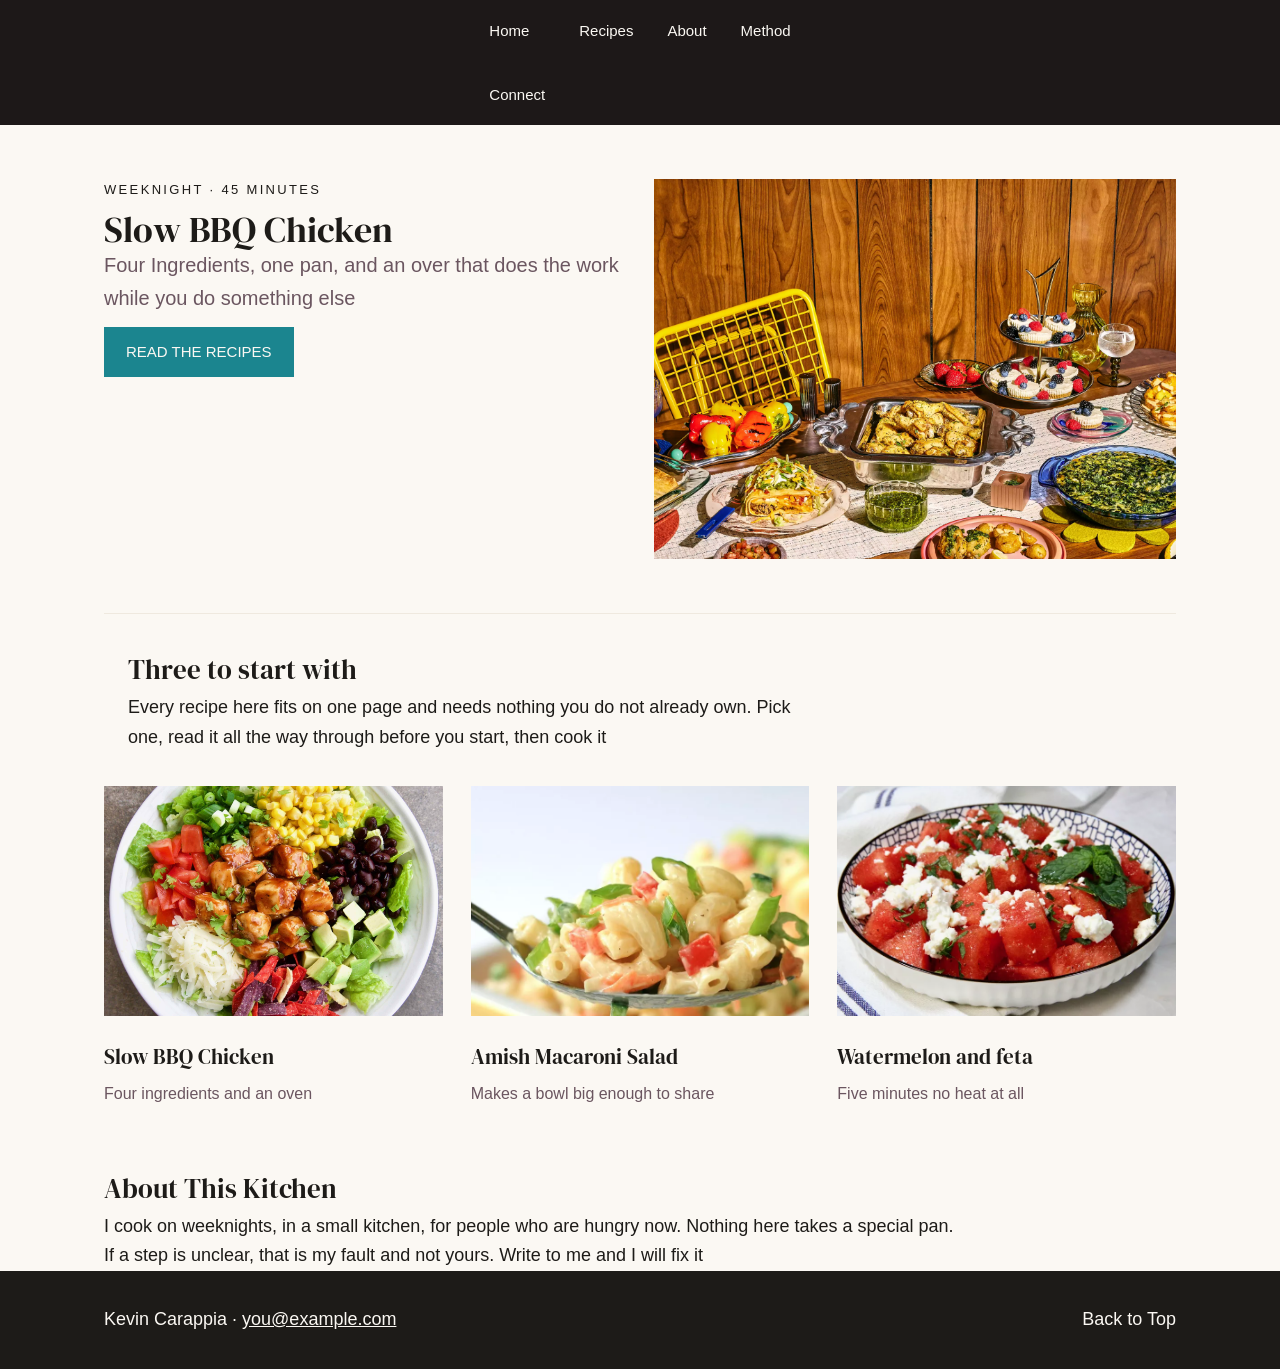
<file: index.html>
<!DOCTYPE html>
<html lang="en">
<head>
    <meta charset="UTF-8">
    <meta name="viewport" content="width=device-width, initial-scale=1.0">
    <title>Jens Kitchen</title>

    <link rel="preconnect" href="https://fonts.googleapis.com">
    <link rel="preconnect" href="https://fonts.gstatic.com" crossorigin>
    <link href="https://fonts.googleapis.com/css2?family=DM+Serif+Display:ital@0;1&display=swap" rel="stylesheet">

    <link rel="stylesheet" href="css/styles.css">
</head>
<body id="top">
   
        <nav class="site-nav">
            <ul>
                <li>
                    <a href="index.html">Home</a>
                </li>

                <li>
                    <a href="#cards">Recipes</a>
                </li>

                <li>
                    <a href="#about">About</a>
                </li>

                <li>
                    <a href="#method">Method</a>
                </li>

                <li>
                    <a href="mailto:you@example.com">Connect</a>
                </li>
            </ul>
        </nav>

        <main>
            <header class="hero">
                <div>
                    <p class="eyebrow">Weeknight &middot; 45 minutes</p>
                    <h1>Slow BBQ Chicken</h1>
                    <p class="lede"> Four Ingredients, one pan, and an over that does the work while you do something else</p>

                    <a class="button" href="recipes/bbq-chicken.html">Read the Recipes</a>
                </div>

                    <img src="images/homepage.webp" alt="A plate of BBQ Chicken">
            </header>


            <section class="section-head" id="cards">
                <h2>Three to start with </h2>
                <p>Every recipe here fits on one page and needs nothing you do not already own. Pick one, read it all the way through before you start, then cook it</p>
            </section>

            <section class=" cards">
                <article class="card">
                    <img src="images/bbq-chicken-card.jpeg" alt="BBQ chicken thighs">
                    <h3>Slow BBQ Chicken</h3>
                    <p>Four ingredients and an oven</p>
                </article>

                 <article class="card">
                    <img src="images/amish-macaroni-salad-card.webp" alt="A bowl of Macaroni Salad">
                    <h3>Amish Macaroni Salad</h3>
                    <p>Makes a bowl big enough to share</p>
                </article>

                 <article class="card">
                    <img src="images/Watermelon-salad-card.webp" alt="Watermelon with feta and mint">
                    <h3>Watermelon and feta</h3>
                    <p>Five minutes no heat at all</p>
                </article>

            </section>

            <section class="section head" id="about">
                <h2>About This Kitchen</h2>
                <p>I cook on weeknights, in a small kitchen, for people who are hungry now. Nothing here takes a special pan.</p>
                <p>If a step is unclear, that is my fault and not yours. Write to me and I will fix it</p>
            </section>
                


        </main>

        <footer class="site-footer">
            <div class="inner">
                <p>Kevin Carappia &middot; <a href="mailto:you@example.com">you@example.com</a></p>
                <p class="right"><a hred="#top">Back to Top</a></p>
            </div>
        </footer>



</body>
</html>
</file>
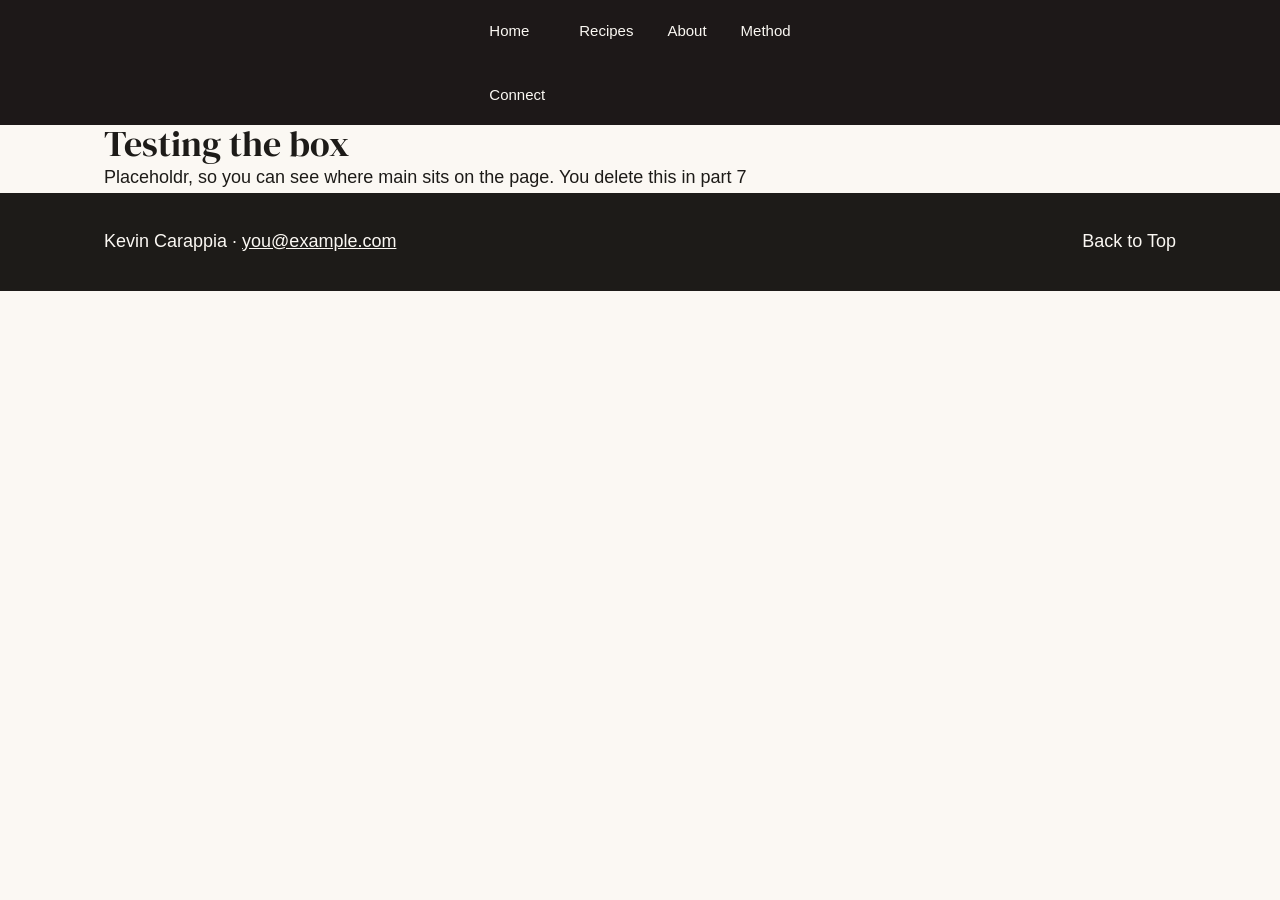
<file: template.html>
<!DOCTYPE html>
<html lang="en">
<head>
    <meta charset="UTF-8">
    <meta name="viewport" content="width=device-width, initial-scale=1.0">
    <title>Template</title>

    <link rel="preconnect" href="https://fonts.googleapis.com">
    <link rel="preconnect" href="https://fonts.gstatic.com" crossorigin>
    <link href="https://fonts.googleapis.com/css2?family=DM+Serif+Display:ital@0;1&display=swap" rel="stylesheet">

    <link rel="stylesheet" href="css/styles.css">
</head>
<body id="top">
   
        <nav class="site-nav">
            <ul>
                <li>
                    <a href="index.html">Home</a>
                </li>

                <li>
                    <a href="#cards">Recipes</a>
                </li>

                <li>
                    <a href="#about">About</a>
                </li>

                <li>
                    <a href="#method">Method</a>
                </li>

                <li>
                    <a href="mailto:you@example.com">Connect</a>
                </li>
            </ul>
        </nav>

        <main>
            <h1>Testing the box</h1>
            <p>Placeholdr, so you can see where main sits on the page. You delete this in part 7</p>
        </main>

        <footer class="site-footer">
            <div class="inner">
                <p>Kevin Carappia &middot; <a href="mailto:you@example.com">you@example.com</a></p>
                <p class="right"><a hred="#top">Back to Top</a></p>
            </div>
        </footer>



</body>
</html>
</file>
<file: css/styles.css>
*{
    box-sizing: border-box;
    margin: 0;
    padding: 0;
}

body {
    background: #FBF8F3;
    color: #1D1B18;
    font-family: 'Inter' , Arial, Helvetica, Arial, sans-serif;
    font-size: 18px;
    line-height: 1.65;
}

h1, h2, h3 {
    font-family: 'Dm Serif Display' , Georgia, serif;
    font-weight: 400;
}

.site-nav {
    background: #1D1818
}

.site-nav ul {
    list-style: none;
    display: grid;
    grid-template: auto / auto auto auto auto; 
    gap: 34px;
    width: max-content;
    margin: 0 auto;
    padding: 16px 24px;
}

.site-nav a {
    color: #FBF8F3;
    text-decoration: none;
    font-size: 15px;
}

main {
    max-width: 1120px;
    margin: 0 auto; 
    padding: 0 24px;
}

.site-footer {
    background: #1D1B18;
    color: #FBF8F3;
}

.site-footer .inner {
    display:grid;
    grid-template: auto / 1fr 1fr; 
    max-width: 1120px;
    margin: 0 auto;
    padding: 34px 24px;
}

.site-footer a {
    color: #FBF8F3
}

.site-footer .right {
    text-align:right;
}

.hero {
    display: grid;
    grid-template: auto / 1fr 1fr;
    gap: 28px;
    padding: 54px 0;
}

.hero img {
    width:100%;
    height: 380px;
    object-fit: cover;
}

h1 {
font: size 54px;
line-height: 1.05;
}

.eyebrow {
    font-size:13px;
    letter-spacing: 0.18em;
    text-transform: uppercase;
    margin-bottom: 10px;
}

.lede {
    font-size:20px;
    color: #6B5660
}

.button {
    display:inline-block;
    margin-top: 12px;
    background: #1b858f;
    color: #FBF8F3;
    text-decoration: none;
    padding: 13px 22px;
    font-size:15px;
    text-transform: uppercase;
}

.section-head {
    border-top: 1px solid #EFE9DF;
    padding: 34px 24px;
}

.section-head p {
    max-width: 68ch;
}

.cards {
    display: grid;
    grid-template: auto / 1fr 1fr 1fr;
    gap: 28px;
    padding-bottom: 60px;
}


.card img {
    width: 100%;
    height: 230px;
    object-fit: cover;
}

.card h3 {
    margin: 14px 0 6px;
}

.card p {
    font-size: 16px;
    color: #6B5660
    }

    .recipe-hero {
        padding: 46px 0 34px;
    }

    .recipe-hero img {
        width: 100%;
        height: 420px;
        object-fit: cover;
        margin-top: 24px;
    }

    .recipe-body {
        display: grid;
        grid-template: auto / 300px 1fr;
        gap: 54px;
        padding-bottom: 60px;
    }

    .ingredients {
        background: #EFE9DF;
        padding: 26px;
        align-self: start;
    }

    .ingredients {
        margin: 12px 0 0 20px;
    }

    .ingredients {
        margin-bottom: 9px;
        font-size: 16px;
    }

    .jump {
        border-left: 3px solid #1b858f;
        padding-left: 18px;
        margin-bottom: 30px;
    }

    .jump ol {
        margin-left: 18px;
    }

    .jump li {
        font-size: 16px;
    }

    .step {
        border-top: 1px solid #EFE9DF;
        padding-top: 26px;
        margin-top: 26px;
    }

    .step .num {
        display: block;
        font-size: 30px;
        color: #1b858f;
    }

    .back {
        font-size: 14px;
        color: #6B5660;
    }
</file>
